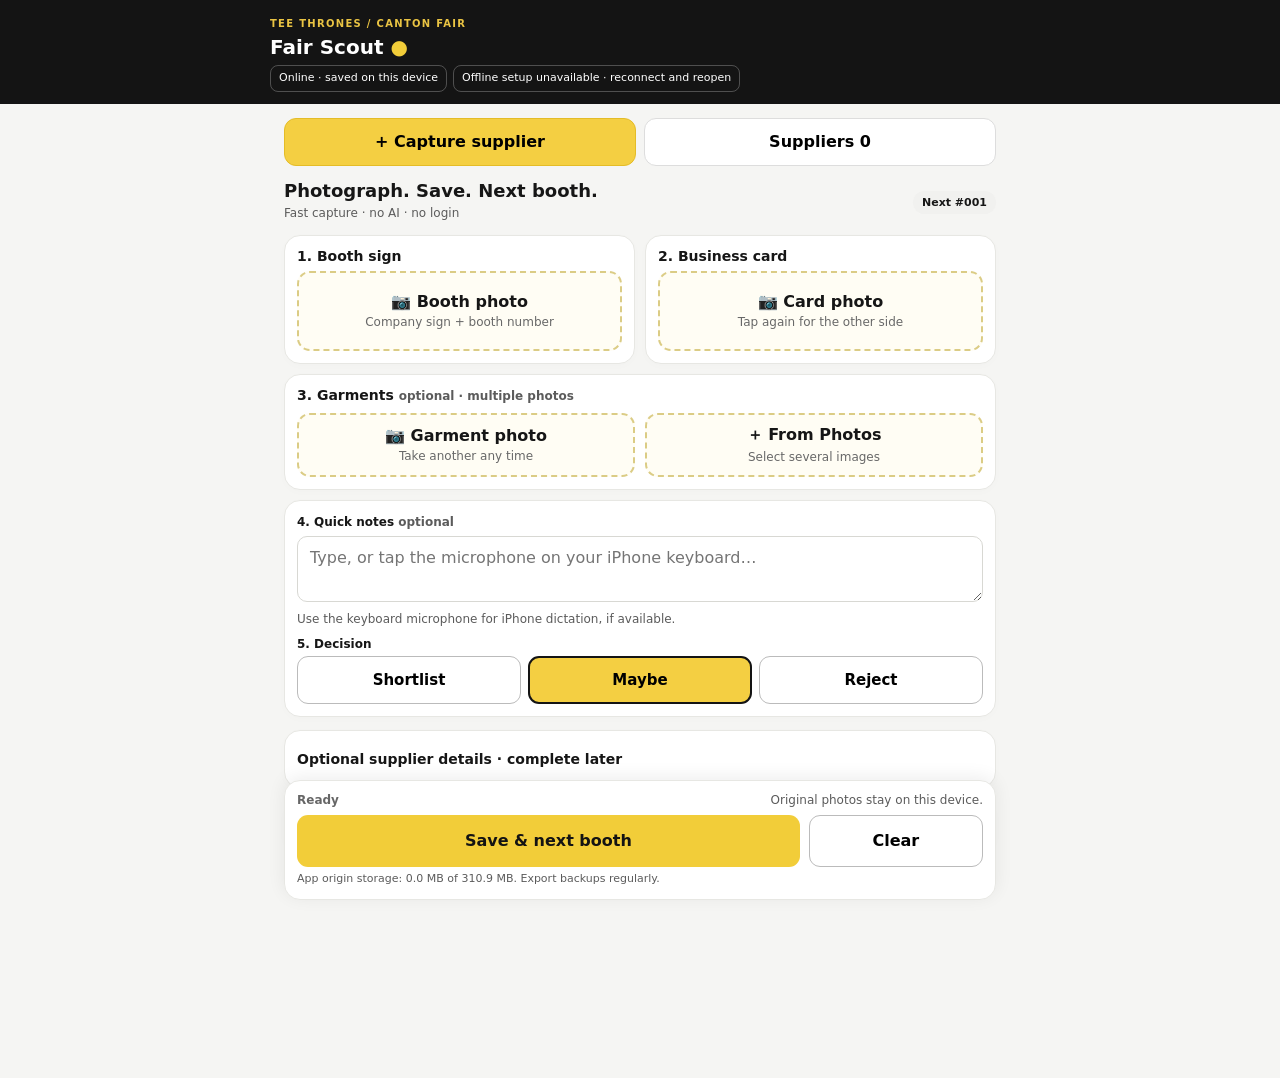
<file: index.html>
<!doctype html><html lang="en"><head><meta charset="UTF-8"><meta name="viewport" content="width=device-width, initial-scale=1, viewport-fit=cover"><meta name="theme-color" content="#141414"><meta name="apple-mobile-web-app-capable" content="yes"><meta name="apple-mobile-web-app-title" content="Fair Scout"><meta name="apple-mobile-web-app-status-bar-style" content="black-translucent"><meta name="mobile-web-app-capable" content="yes"><link rel="manifest" href="manifest.webmanifest"><link rel="apple-touch-icon" sizes="180x180" href="icons/apple-touch-icon.png"><link rel="icon" type="image/png" sizes="192x192" href="icons/icon-192.png"><title>Fair Scout</title><style>
:root{font-family:Inter,system-ui,-apple-system,Segoe UI,sans-serif;color:#161616;background:#f5f5f3}*{box-sizing:border-box}body{margin:0}button,input,textarea,select{font:inherit}button{cursor:pointer}header{background:#141414;color:#fff;padding:20px 18px 18px;position:sticky;top:0;z-index:5}header small{color:#eac443;letter-spacing:.13em;font-weight:800;font-size:10px}header h1{margin:4px 0 0;font-size:22px}.wrap{max-width:740px;margin:0 auto;padding:16px 14px 90px}.row{display:flex;gap:10px;align-items:center}.between{justify-content:space-between}.tabs{display:flex;gap:8px;margin-bottom:16px}.tab{flex:1;border:1px solid #ddd;border-radius:12px;background:white;padding:11px;font-weight:750}.tab.active{background:#f4cf42;border-color:#e4bc27}.panel{background:#fff;border:1px solid #e7e7e3;border-radius:16px;padding:17px;margin-bottom:13px;box-shadow:0 2px 9px #00000004}.panel h2{font-size:16px;margin:0 0 7px}.sub{font-size:13px;color:#626262;margin:2px 0 14px;line-height:1.4}.tag{font-size:11px;border-radius:50px;padding:5px 9px;background:#f1f1ef;font-weight:750}.field{display:block;font-size:12px;font-weight:800;margin:12px 0 5px}input,select,textarea{width:100%;border:1px solid #d8d8d3;border-radius:10px;padding:11px 12px;background:white;color:#222;font-size:15px}textarea{min-height:80px;resize:vertical}input:focus,textarea:focus,select:focus{outline:2px solid #f4cf42;outline-offset:1px}.split{display:grid;grid-template-columns:1fr 1fr;gap:10px}.upload{border:2px dashed #dbcc85;border-radius:13px;background:#fffdf4;padding:20px 13px;text-align:center;position:relative}.upload input{position:absolute;inset:0;opacity:0;cursor:pointer}.upload strong{display:block;font-size:15px;margin-bottom:4px}.upload span{font-size:12px;color:#686868}.photo-grid{display:grid;grid-template-columns:repeat(3,1fr);gap:9px;margin-top:10px}.photo{position:relative}.photo img{width:100%;aspect-ratio:1;object-fit:cover;border-radius:9px;border:1px solid #ddd}.photo button{position:absolute;right:3px;top:3px;border:0;border-radius:99px;background:#121212;color:white;width:27px;height:27px}.primary{background:#f2cd39;border:0;border-radius:11px;color:#131313;font-weight:850;padding:14px 17px}.secondary{background:#fff;border:1px solid #bbb;border-radius:11px;padding:12px 14px;font-weight:750}.danger{background:#fff0f0;border:1px solid #edbaba;color:#922;border-radius:10px;padding:10px}.actions{display:flex;gap:9px;flex-wrap:wrap;margin-top:15px}.actions button{flex:1}.note{font-size:12px;color:#5b5b5b;line-height:1.5}.hidden{display:none!important}.supplier{padding:14px;border:1px solid #e4e4e0;background:white;border-radius:14px;margin-bottom:9px}.supplier strong{font-size:15px}.supplier .sub{margin:5px 0 0}.pill{display:inline-block;background:#f5edc4;padding:5px 9px;border-radius:50px;font-size:11px;font-weight:800}.empty{text-align:center;padding:40px 20px;color:#666}.status{font-size:12px;color:#666}.footer{margin-top:18px;text-align:center;font-size:11px;color:#777}#toast{position:fixed;bottom:18px;left:50%;transform:translateX(-50%);background:#171717;color:white;padding:11px 15px;border-radius:12px;display:none;max-width:90vw;z-index:10;font-size:13px}@media(max-width:380px){.split{grid-template-columns:1fr}.wrap{padding:10px 10px 80px}} </style><link rel="stylesheet" href="mobile.css"></head><body>
<header><div style="max-width:740px;margin:auto"><small>TEE THRONES / CANTON FAIR</small><h1>Fair Scout <span style="color:#f2cd39">●</span></h1><div id="pwaStatus" role="status"><span id="networkStatus"></span><span id="offlineStatus">Preparing offline access…</span><span id="updateStatus" hidden></span></div></div></header><main class="wrap">
<div class="tabs"><button class="tab active" id="tabNew">+ Capture supplier</button><button class="tab" id="tabList">Suppliers <span id="count">0</span></button></div>

<section id="capture">
<div class="capture-heading"><div><h2>Photograph. Save. Next booth.</h2><p class="note" id="captureMode">Fast capture · no AI · no login</p></div><span class="tag" id="nextBoothLabel">Next booth</span></div>
<div class="camera-steps">
<div class="panel camera-panel"><h2>1. Booth sign</h2><div class="upload"><strong>📷 Booth photo</strong><span>Company sign + booth number</span><input type="file" id="boothPhoto" accept="image/*" capture="environment" aria-label="Take or upload booth photo"></div><div class="photo-grid" id="boothPreview"></div></div>
<div class="panel camera-panel"><h2>2. Business card</h2><div class="upload"><strong>📷 Card photo</strong><span>Tap again for the other side</span><input type="file" id="cardPhoto" accept="image/*" capture="environment" aria-label="Take or upload business card photo"></div><div class="photo-grid" id="cardPreview"></div></div>
<div class="panel camera-panel garment-panel"><h2>3. Garments <span class="note">optional · multiple photos</span></h2><div class="garment-actions"><div class="upload"><strong>📷 Garment photo</strong><span>Take another any time</span><input type="file" id="garmentCamera" accept="image/*" capture="environment" aria-label="Take garment photo"></div><div class="upload"><strong>＋ From Photos</strong><span>Select several images</span><input type="file" id="productPhoto" accept="image/*" multiple aria-label="Upload product photos"></div></div><div class="photo-grid" id="productPreview"></div></div>
</div>
<div class="panel quick-notes"><label class="field" for="notes">4. Quick notes <span class="note">optional</span></label><textarea id="notes" rows="2" placeholder="Type, or tap the microphone on your iPhone keyboard…" aria-describedby="dictationHelp"></textarea><p class="note" id="dictationHelp">Use the keyboard microphone for iPhone dictation, if available.</p><label class="field" for="decision">5. Decision</label><div class="decision-buttons" role="group" aria-label="Supplier decision"><button type="button" class="secondary" data-decision="Shortlist" aria-pressed="false">Shortlist</button><button type="button" class="secondary" data-decision="Maybe" aria-pressed="true">Maybe</button><button type="button" class="secondary" data-decision="Reject" aria-pressed="false">Reject</button></div><select id="decision" aria-label="Decision"><option>Maybe</option><option>Shortlist</option><option>Reject</option></select></div>
<details id="supplierDetails" class="panel"><summary>Optional supplier details · complete later</summary><p class="note">Every field is optional. Photographs are the source; nothing is filled in by AI.</p>
<div class="split"><div><label class="field" for="booth">Booth number</label><input id="booth" placeholder="e.g. 2.1F27-28"></div><div><label class="field" for="company">Company name (English)</label><input id="company" placeholder="Enter only if known"></div></div>
<div class="split"><div><label class="field" for="contact">Contact name</label><input id="contact"></div><div><label class="field" for="wechat">WeChat / phone</label><input id="wechat" autocomplete="off"></div></div><div><label class="field" for="email">Email</label><input type="email" id="email" autocapitalize="none" inputmode="email" placeholder="name@company.com"></div>
<div class="split"><div><label class="field" for="category">Main product</label><select id="category"><option value="">Select</option><option>T-shirts</option><option>Hoodies</option><option>Crewnecks</option><option>Polos</option><option>Jackets</option><option>Workwear</option><option>Hats</option><option>Other</option></select></div><div><label class="field" for="factory">Supplier type</label><select id="factory"><option>Not verified</option><option>Claims factory</option><option>Trading company</option><option>Factory verified</option></select></div></div>
<div class="split"><div><label class="field" for="price">Price quoted</label><input id="price"></div><div><label class="field" for="moq">MOQ / GSM</label><input id="moq"></div></div><label class="field" for="rating">First impression</label><select id="rating"><option value="">Not rated</option><option value="1">★ 1 / 5</option><option value="2">★★ 2 / 5</option><option value="3">★★★ 3 / 5</option><option value="4">★★★★ 4 / 5</option><option value="5">★★★★★ 5 / 5</option></select><label class="note"><input type="checkbox" id="keepOriginals" style="width:auto"> Full-detail input for optional recognition tools (originals are always kept)</label>
</details>
<details id="installHelp" class="panel"><summary>Install on iPhone · offline setup</summary><p>After HTTPS hosting is approved, open the address in Safari. Tap Share → Add to Home Screen → Open as Web App → Add. Launch from the icon and wait for “Ready to reopen offline”.</p><p>Fast capture needs no login, AI or cloud service. Suppliers and original photos stay on this device. Keep an off-device JSON backup.</p></details>
<div class="panel save-panel"><div class="row between"><span id="draftState" class="status" role="status">Ready</span><span id="lastSaved" class="note" role="status">Original photos stay on this device.</span></div><div class="actions"><button class="primary" id="save" disabled>Save & next booth</button><button class="secondary" id="reset" aria-label="Clear draft">Clear</button></div><p id="storageStatus" class="note" role="status">Checking device storage…</p></div>
</section>
<section id="list" class="hidden"><div class="panel"><div class="row between"><h2>Saved suppliers</h2><span class="tag" id="total">0 captured</span></div><input id="search" placeholder="Search company, booth, contact, product..."><div class="split" style="margin-top:9px"><select id="filter"><option value="">All decisions</option><option>Shortlist</option><option>Maybe</option><option>Reject</option></select><select id="sort"><option value="new">Newest first</option><option value="rating">Highest rated</option><option value="name">Company A–Z</option></select></div><div class="actions"><button class="secondary" id="exportCSV">Export CSV</button><button class="secondary" id="exportJSON">Backup JSON + photos</button></div><p class="note">JSON backup contains photos; CSV contains supplier details but not image files.</p></div><div id="supplierList"></div><div class="panel"><h2>Restore backup</h2><p class="sub">Import a Fair Scout JSON backup from this or another device. Existing records are kept; matching IDs are updated.</p><input type="file" id="restore" accept="application/json,.json"></div></section><p class="footer">Fair Scout v1.5.1 · Fast capture · on-device originals</p></main><div id="toast" role="status"></div>
<script src="cloud-config.js"></script><script src="reliability.js"></script>
<script src="cloud-core.js"></script><script src="cloud-store.js"></script><script src="cloud-adapter.js"></script>
<script src="app.js"></script><script src="fast-capture.js"></script>
<script src="recognition-schema.js"></script>
<script src="recognition.js"></script>
<script src="cloud-ui.js"></script><script src="reliability-ui.js"></script><script src="pwa.js"></script></body></html>
</file>
<file: mobile.css>
/* iPhone layout, including Home indicator and landscape camera cutouts. */
html{scroll-padding-top:160px;-webkit-text-size-adjust:100%}
body{min-width:0;overflow-wrap:anywhere}
header{padding-top:calc(16px + env(safe-area-inset-top));padding-left:max(18px,env(safe-area-inset-left));padding-right:max(18px,env(safe-area-inset-right))}
.wrap{padding-left:max(14px,env(safe-area-inset-left));padding-right:max(14px,env(safe-area-inset-right));padding-bottom:calc(40px + env(safe-area-inset-bottom))}
button,select,input:not([type=checkbox]),.original-link,summary{min-height:44px}
button,.upload,.original-link,summary{touch-action:manipulation}
input,textarea,select{font-size:16px;min-width:0;max-width:100%}
input[type=checkbox]{width:24px!important;height:24px;vertical-align:middle}
.row>*{min-width:0}.row h2{flex:1}.split{grid-template-columns:repeat(2,minmax(0,1fr))}
.photo-grid{grid-template-columns:repeat(3,minmax(0,1fr))}
.photo button{width:44px;height:44px;min-width:44px!important}
.photo .original-link{display:flex!important;align-items:center}
.upload{min-height:100px;display:flex;flex-direction:column;justify-content:center}
.upload:focus-within{outline:3px solid #141414;outline-offset:2px}
.supplier strong{overflow-wrap:anywhere}.actions button{min-width:100px}
.tabs{position:sticky;top:0;z-index:4;padding:8px 0;background:#f5f5f3}
header{position:relative}.tab{min-height:48px}
#pwaStatus{margin-top:10px;display:flex;flex-wrap:wrap;gap:6px;font-size:12px;line-height:1.5}
#pwaStatus span{border:1px solid #ffffff40;border-radius:8px;padding:4px 8px}
#networkStatus[data-offline=true]{color:#f4cf42}
#installHelp{background:#fff8d8}#installHelp summary{display:flex;align-items:center}
#installHelp p{line-height:1.6;font-size:14px}
#toast{bottom:calc(18px + env(safe-area-inset-bottom))}
dialog{max-width:calc(100vw - 24px);max-height:calc(100dvh - 32px)!important}
button:focus-visible,a:focus-visible,summary:focus-visible{outline:3px solid #b28b00;outline-offset:2px}
@media(max-width:380px){.split{grid-template-columns:minmax(0,1fr)}.panel{padding:14px}.tabs{gap:6px}.tab{font-size:14px;padding:10px 6px}}
@media(prefers-reduced-motion:no-preference){.tab,.primary,.secondary{transition:background-color .15s}}

/* Fast capture: cameras first, optional typing closed, save within thumb reach. */
.capture-heading{display:flex;align-items:center;justify-content:space-between;gap:8px;margin:0 0 10px}
.capture-heading h2{font-size:18px;margin:0}.capture-heading p{margin:3px 0}
.camera-steps{display:grid;grid-template-columns:repeat(2,minmax(0,1fr));gap:10px}
.camera-panel{padding:12px;margin:0}.camera-panel h2{font-size:14px}
.camera-panel .upload{min-height:80px;padding:10px 6px}.camera-panel .upload strong{font-size:16px}
.garment-panel{grid-column:1/-1}.garment-panel h2{margin-bottom:8px}
.garment-actions{display:grid;grid-template-columns:repeat(2,minmax(0,1fr));gap:10px}
.garment-panel .upload{min-height:64px}.camera-panel .photo-grid:empty{margin:0}
.camera-panel .photo-grid{grid-template-columns:repeat(2,minmax(0,1fr))}
.garment-panel .photo-grid{grid-template-columns:repeat(4,minmax(0,1fr))}
.quick-notes{margin-top:10px;padding:12px}.quick-notes .field{margin-top:0}
.quick-notes textarea{min-height:66px}.quick-notes .note{margin:4px 0 9px}
.decision-buttons{display:grid;grid-template-columns:repeat(3,minmax(0,1fr));gap:7px}
.decision-buttons button{min-height:48px;min-width:0;padding:10px 4px;font-size:15px}
.decision-buttons [aria-pressed=true]{background:#f4cf42;border:2px solid #141414}
.fast-capture #decision{position:absolute;clip-path:inset(50%);width:1px;height:1px;min-height:0;overflow:hidden;pointer-events:none}
#supplierDetails>summary{display:flex;align-items:center;font-size:14px;margin:0;min-height:44px}
#supplierDetails{padding:6px 12px}#supplierDetails[open]{padding-bottom:14px}
.save-panel{position:fixed;bottom:0;left:50%;transform:translateX(-50%);width:calc(100% - 20px);max-width:712px;z-index:3;margin:0;padding:10px 12px calc(8px + env(safe-area-inset-bottom));box-shadow:0 -3px 18px #00000012}
.save-panel .actions{margin-top:6px}.save-panel #save{flex:3;min-height:52px}.save-panel #reset{flex:1;min-width:88px;padding:10px 8px}
.save-panel p{margin:4px 0;font-size:11px}.save-panel .status{font-weight:650}
.fast-capture #toast{bottom:calc(165px + env(safe-area-inset-bottom))}
.supplier-thumbnail{float:left;width:80px;height:80px;object-fit:cover;border-radius:10px;margin:0 12px 8px 0;background:#eee}
.supplier::after{content:'';display:block;clear:both}.capture-time{display:block;margin-top:8px}
.photo a.original-link{font-size:10px;min-height:44px}
.fast-capture .wrap{padding-top:10px;padding-bottom:calc(185px + env(safe-area-inset-bottom))}
.fast-capture header{padding-top:calc(12px + env(safe-area-inset-top));padding-bottom:12px}
.fast-capture header h1{font-size:20px}.fast-capture #pwaStatus{margin-top:6px;font-size:11px}
.fast-capture .tabs{padding:4px 0;margin-bottom:10px}
.fast-capture #installHelp{padding:2px 12px;margin-top:10px}.fast-capture #installHelp summary{margin:0;font-size:14px}
.fast-capture input,.fast-capture textarea,.fast-capture summary{scroll-margin-bottom:190px}
html{scroll-padding-bottom:190px}
@media(max-width:380px){.camera-steps{gap:7px}.camera-panel{padding:9px}.camera-panel .upload strong{font-size:14px}.capture-heading h2{font-size:16px}.decision-buttons button{font-size:14px}}
</file>
